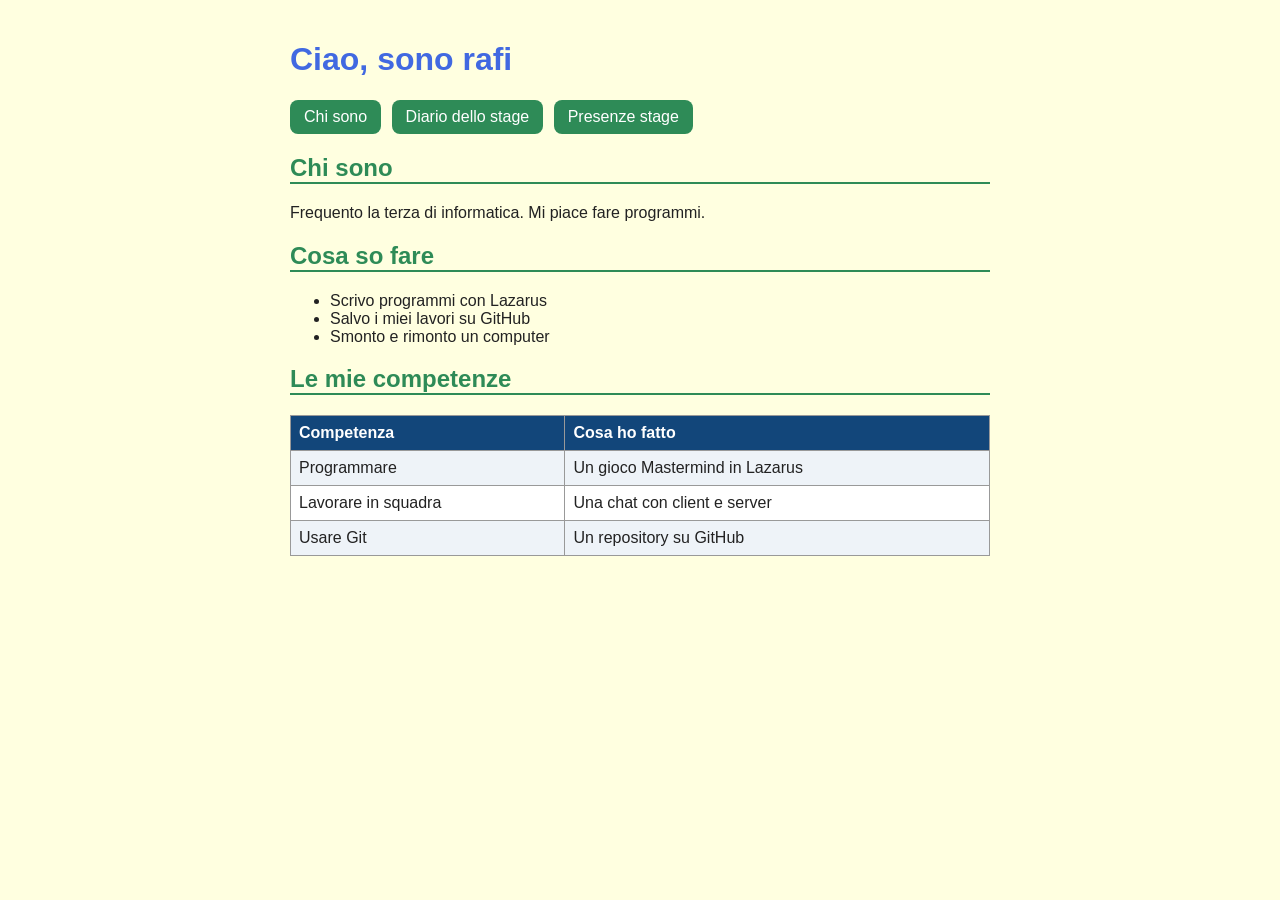
<file: index.html>
<!DOCTYPE html>
<!DOCTYPE html>
<html lang="it">
<head>
<meta charset="utf-8">
<meta name="viewport" content="width=device-width, initial-scale=1">
<title>Il sito di rafi</title>
  <link rel="stylesheet" href="style.css">
</head>
<body>
<h1>Ciao, sono rafi</h1>
<nav>
<a href="index.html">Chi sono</a>
<a href="diario.html">Diario dello stage</a>
<a href="presenze.html">Presenze stage</a>
</nav>
<h2>Chi sono</h2>
<p>Frequento la terza di informatica. Mi piace fare programmi.</p>
<h2>Cosa so fare</h2>
<ul>
<li>Scrivo programmi con Lazarus</li>
<li>Salvo i miei lavori su GitHub</li>
<li>Smonto e rimonto un computer</li>
</ul>
<h2>Le mie competenze</h2>
<table>
<tr><th>Competenza</th><th> <div> </div>Cosa ho fatto</th></tr>
<tr><td>Programmare</td><td>Un gioco Mastermind in Lazarus</td></tr>
<tr><td>Lavorare in squadra</td><td>Una chat con client e server</td
></tr>
<tr><td>Usare Git</td><td>Un repository su GitHub</td></tr>
</table>
</body>
</html>
</file>
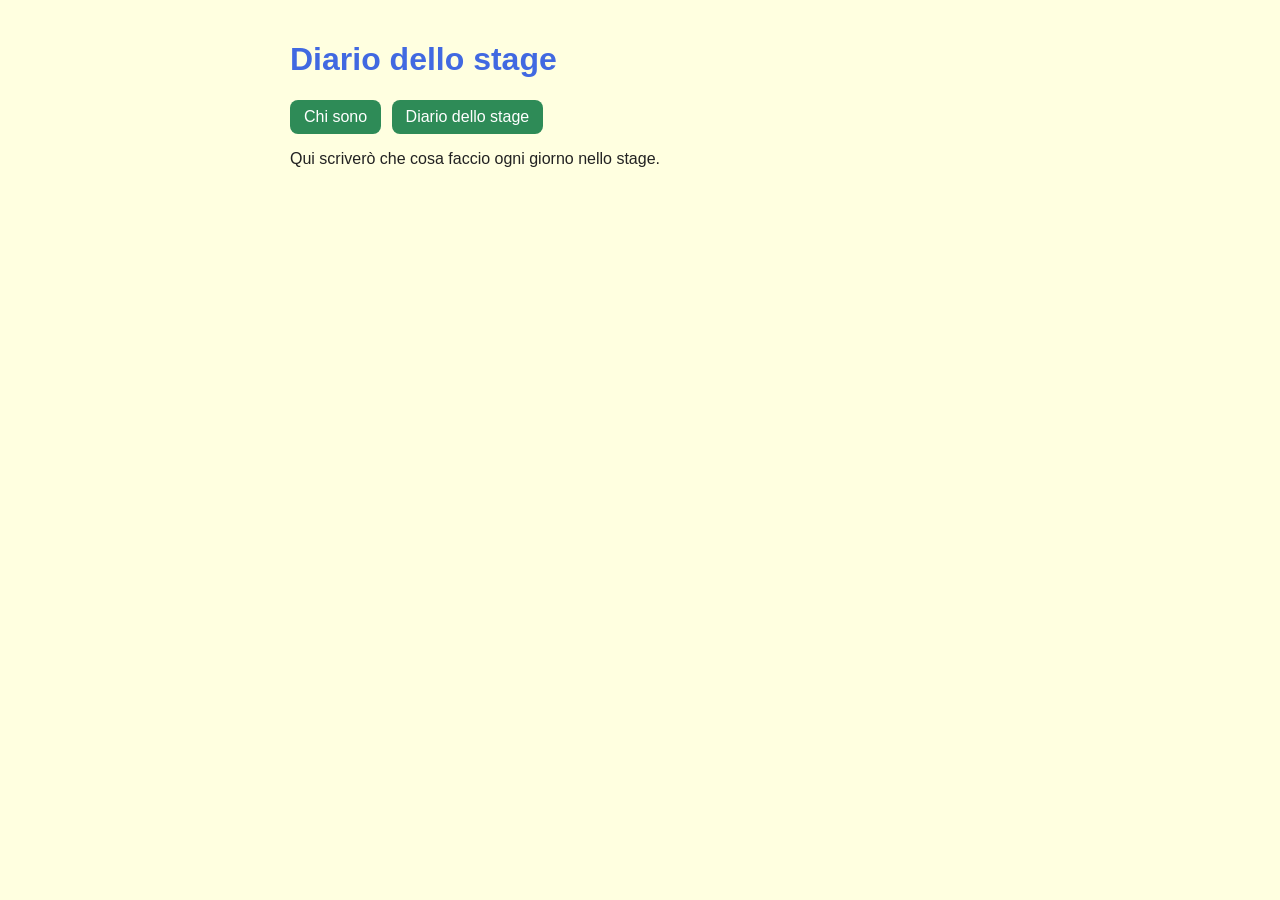
<file: diario.html>
<!DOCTYPE html>
<html lang="it">
<head>
<meta charset="utf-8">
<meta name="viewport" content="width=device-width, initial-scale=1">
<title>Diario dello stage</title>
<link rel="stylesheet" href="style.css">
</head>
<body>
<h1>Diario dello stage</h1>
<nav>
<a href="index.html">Chi sono</a>
<a href="diario dello stage.html">Diario dello stage</a>
</nav>
<p>Qui scriverò che cosa faccio ogni giorno nello stage.</p>
</body>
</html>
</file>
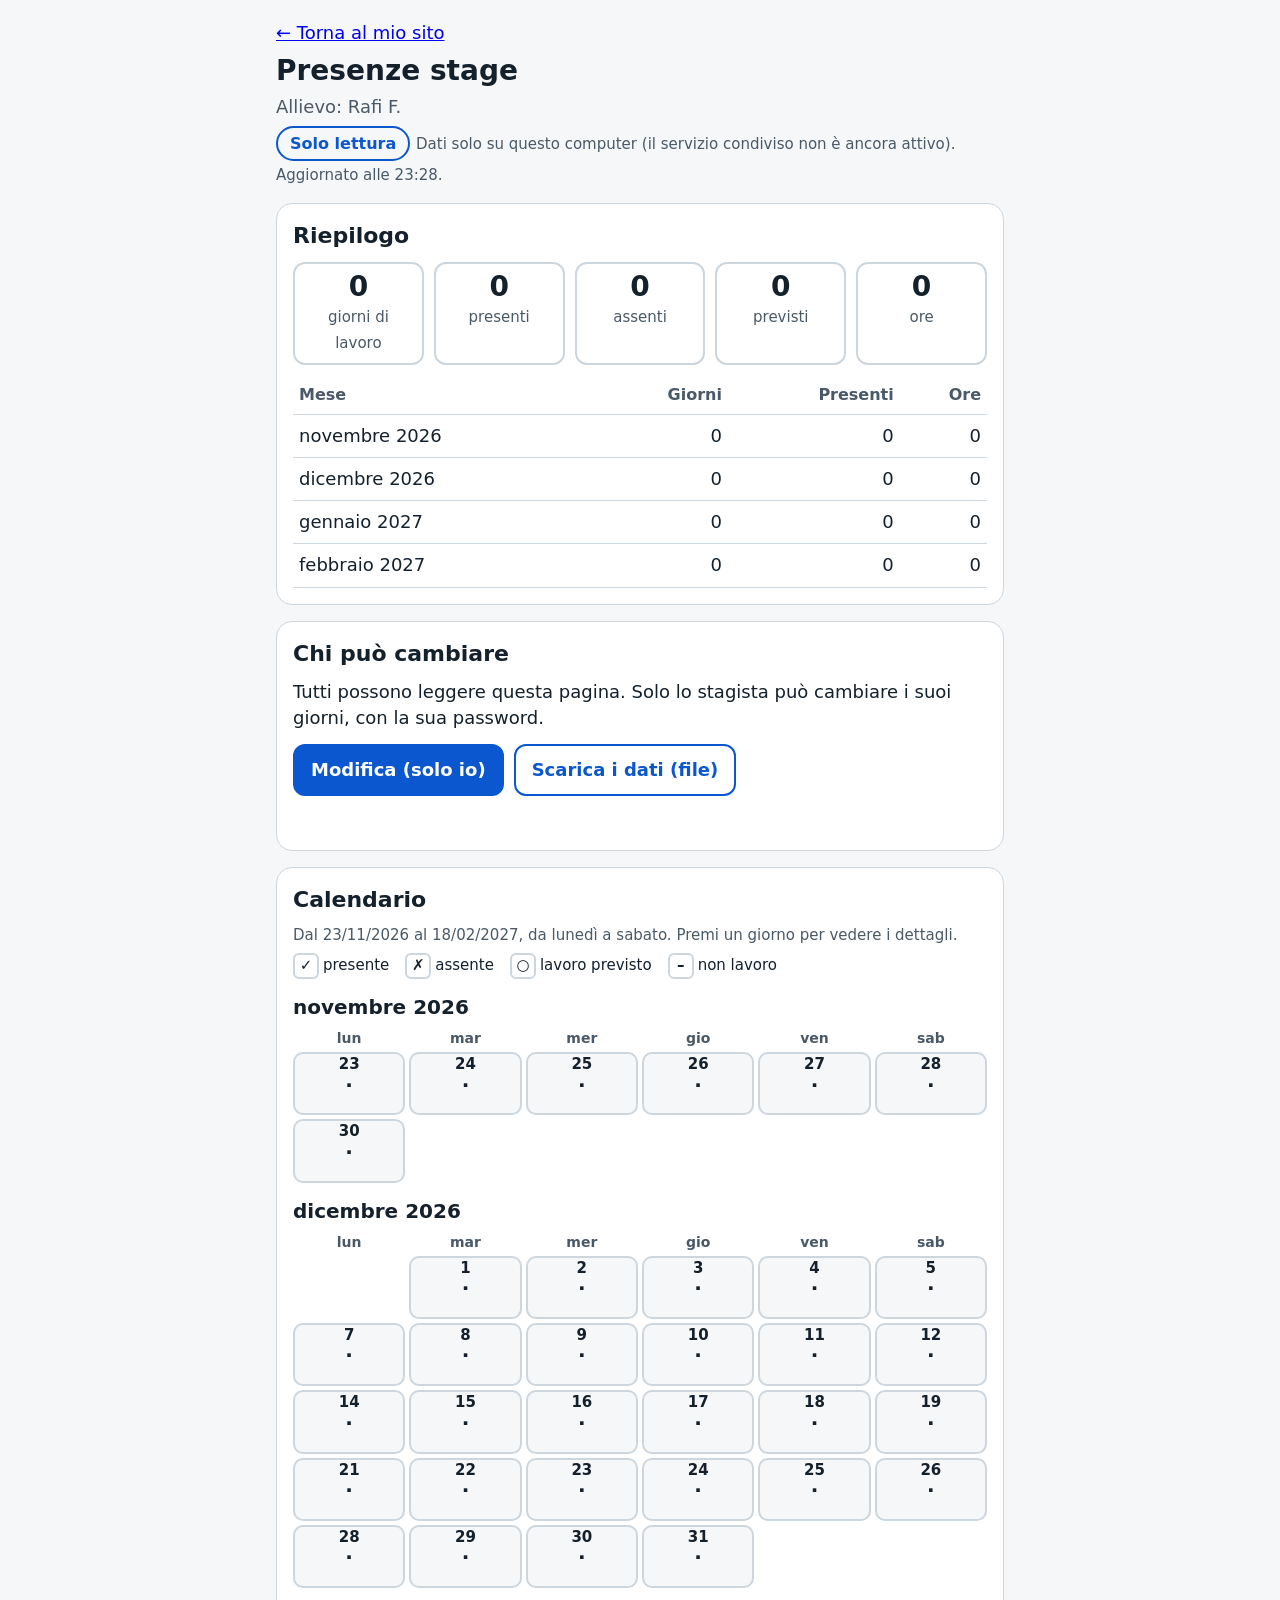
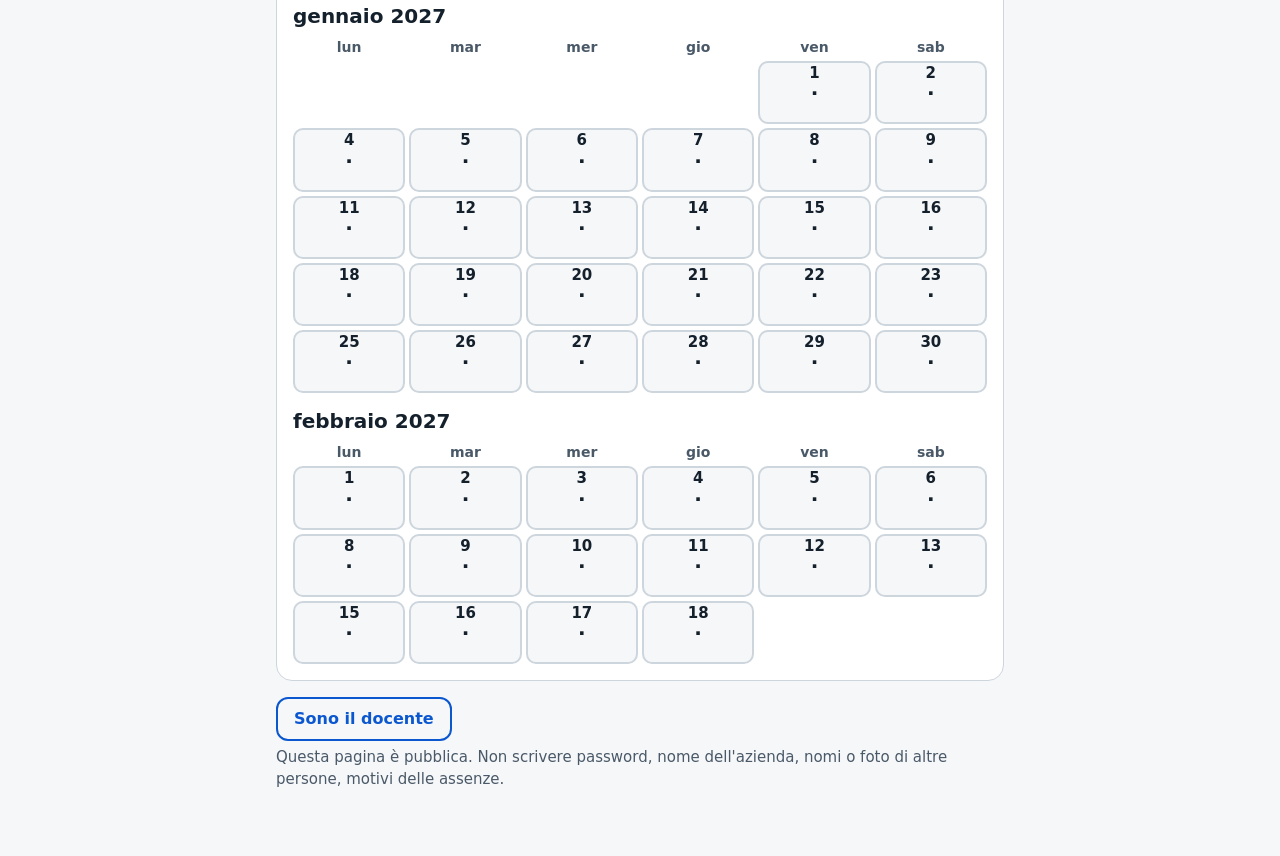
<file: presenze.html>
<!doctype html>
<html lang="it"><head><meta charset="utf-8"><meta name="viewport" content="width=device-width,initial-scale=1"><meta name="robots" content="noindex"><link rel="icon" href="data:,">
<title>Presenze stage</title>
<style>
:root{--bg:#f6f7f9;--card:#fff;--ink:#14202b;--mut:#4a5968;--line:#cdd5dd;--acc:#0b57d0;--accd:#fff;--ok:#0a7a3d;--okbg:#c8f0d2;--ko:#a32020;--kobg:#f6c9c9;--pv:#8a5a00;--pvbg:#fde9b8;--nl:#e7eaee;--warn:#fff8e1;--warnl:#e6c96a}
:root[data-theme="dark"]{--bg:#10161c;--card:#1a232c;--ink:#e8eef4;--mut:#a9b7c4;--line:#33424f;--acc:#8ab4f8;--accd:#10161c;--ok:#7fd69b;--okbg:#17402a;--ko:#ff9b9b;--kobg:#4a2222;--pv:#f2c66d;--pvbg:#4a3a12;--nl:#26313b;--warn:#3a3213;--warnl:#7a6a22}
@media (prefers-color-scheme:dark){:root:not([data-theme="light"]){--bg:#10161c;--card:#1a232c;--ink:#e8eef4;--mut:#a9b7c4;--line:#33424f;--acc:#8ab4f8;--accd:#10161c;--ok:#7fd69b;--okbg:#17402a;--ko:#ff9b9b;--kobg:#4a2222;--pv:#f2c66d;--pvbg:#4a3a12;--nl:#26313b;--warn:#3a3213;--warnl:#7a6a22}}
*{box-sizing:border-box}
html{-webkit-text-size-adjust:100%}
body{margin:0;background:var(--bg);color:var(--ink);font:18px/1.45 system-ui,-apple-system,"Segoe UI",Roboto,Arial,sans-serif;overflow-wrap:anywhere}
main{max-width:760px;margin:0 auto;padding:14px 16px 60px}
h1{font-size:28px;line-height:1.2;margin:8px 0 4px}
h2{font-size:22px;margin:0 0 10px}
p{margin:6px 0}
.sub,.small{color:var(--mut)}.small{font-size:15px}
section{background:var(--card);border:1px solid var(--line);border-radius:16px;padding:16px;margin:16px 0}
.badge{display:inline-block;padding:4px 12px;border-radius:99px;font-weight:700;font-size:16px;border:2px solid var(--line)}
.badge.view{border-color:var(--acc);color:var(--acc)}
.badge.edit{border-color:var(--ok);color:var(--ok);background:var(--okbg)}
.btn{min-height:52px;padding:10px 16px;border-radius:12px;border:2px solid var(--acc);background:var(--acc);color:var(--accd);font-weight:700;font-size:18px;line-height:1.2;font-family:inherit;cursor:pointer;touch-action:manipulation}
.btn.sec{background:transparent;color:var(--acc)}
.btn.ko{background:transparent;color:var(--ko);border-color:var(--ko)}
.btn:disabled{opacity:.5;cursor:default}
label{display:block;font-weight:700;margin:12px 0 4px}
input,select,textarea{width:100%;min-height:52px;font:inherit;padding:8px 10px;border-radius:10px;border:2px solid var(--line);background:var(--bg);color:var(--ink)}
textarea{min-height:96px}
input[type=checkbox]{width:28px;min-height:28px;height:28px;margin:0}
.msg{min-height:26px;font-weight:700}.msg.ok{color:var(--ok)}.msg.ko{color:var(--ko)}
.warn{background:var(--warn);border:1px solid var(--warnl);border-radius:10px;padding:10px 12px;margin:10px 0}
.actions{display:flex;flex-wrap:wrap;gap:10px;margin-top:12px}
[hidden]{display:none!important}
.cards{display:grid;grid-template-columns:repeat(2,1fr);gap:10px}
@media (min-width:600px){.cards{grid-template-columns:repeat(5,1fr)}}
.card{border:2px solid var(--line);border-radius:12px;padding:8px;text-align:center}
.card b{display:block;font-size:28px;line-height:1.1}.card span{font-size:15px;color:var(--mut)}
table{width:100%;border-collapse:collapse;margin-top:10px}
th,td{border-bottom:1px solid var(--line);padding:8px 6px;text-align:left}
th{font-size:16px;color:var(--mut)}td.n,th.n{text-align:right;white-space:nowrap}
.mese{margin:14px 0 6px;font-size:20px}
.grid{display:grid;grid-template-columns:repeat(6,1fr);gap:4px}
.gh{text-align:center;font-size:14px;font-weight:700;color:var(--mut)}
.d{min-height:62px;border-radius:10px;border:2px solid var(--line);background:var(--bg);color:var(--ink);font:inherit;padding:2px;display:flex;flex-direction:column;align-items:center;justify-content:center;line-height:1.15;cursor:pointer;touch-action:manipulation}
.d .dn{font-size:15px;font-weight:700}.d .sy{font-size:20px;font-weight:700}.d .ho{font-size:13px}
.d.s-N{background:var(--nl);color:var(--mut)}
.d.s-L{background:var(--pvbg);border-color:var(--pv);color:var(--pv)}
.d.s-P{background:var(--okbg);border-color:var(--ok);color:var(--ok)}
.d.s-A{background:var(--kobg);border-color:var(--ko);color:var(--ko)}
.vuoto{visibility:hidden}
.leg{display:flex;flex-wrap:wrap;gap:8px 16px;font-size:15px}
.leg span b{display:inline-block;min-width:26px;text-align:center;border-radius:6px;border:2px solid var(--line);margin-right:4px}
#sheet{position:fixed;inset:0;background:rgba(0,0,0,.5);display:flex;align-items:flex-end;justify-content:center;z-index:10}
#sheet .in{background:var(--card);width:100%;max-width:560px;max-height:92vh;overflow:auto;border-radius:18px 18px 0 0;padding:16px}
.sc{display:grid;grid-template-columns:1fr 1fr;gap:8px}
.sc .btn{background:var(--bg);color:var(--ink);border-color:var(--line)}
.sc .btn.on.N{background:var(--nl);border-color:var(--mut)}
.sc .btn.on.L{background:var(--pvbg);border-color:var(--pv);color:var(--pv)}
.sc .btn.on.P{background:var(--okbg);border-color:var(--ok);color:var(--ok)}
.sc .btn.on.A{background:var(--kobg);border-color:var(--ko);color:var(--ko)}
.days{display:grid;grid-template-columns:repeat(3,1fr);gap:8px}
.days label{display:flex;align-items:center;gap:8px;margin:0;font-weight:400;min-height:48px}
@media (max-width:520px){h1{font-size:24px}}
</style></head><body><main>
<p id="torna" hidden><a href="index.html">&larr; Torna al mio sito</a></p>
<h1>Presenze stage</h1>
<p class="sub" id="chi"></p>
<div id="viewer" hidden><label for="v-all">Allievo</label><select id="v-all"></select></div>
<div class="warn" id="prova" hidden><b>MODO PROVA.</b> Quello che scrivi resta solo su questo computer. Non va nelle presenze vere.</div>
<p><span class="badge view" id="modo">Solo lettura</span> <span class="small" id="stato">Caricamento...</span></p>

<section id="s-riep"><h2>Riepilogo</h2>
<div class="cards">
<div class="card"><b id="r-lav">0</b><span>giorni di lavoro</span></div>
<div class="card"><b id="r-pre">0</b><span>presenti</span></div>
<div class="card"><b id="r-ass">0</b><span>assenti</span></div>
<div class="card"><b id="r-prev">0</b><span>previsti</span></div>
<div class="card"><b id="r-ore">0</b><span>ore</span></div>
</div>
<table id="t-mesi"><thead><tr><th>Mese</th><th class="n">Giorni</th><th class="n">Presenti</th><th class="n">Ore</th></tr></thead><tbody></tbody></table>
</section>

<section id="s-az"><h2>Chi può cambiare</h2>
<p id="az-testo">Tutti possono leggere questa pagina. Solo lo stagista può cambiare i suoi giorni, con la sua password.</p>
<div id="f-pw" hidden>
<p id="pw-aiuto"></p>
<label for="pw1" id="l-pw1">Password</label><input id="pw1" type="password" autocomplete="current-password">
<div id="pw2box" hidden><label for="pw2">Scrivi ancora la stessa password</label><input id="pw2" type="password" autocomplete="new-password"></div>
<div class="actions"><button class="btn" id="b-pw-ok" type="button">Entra</button><button class="btn sec" id="b-pw-no" type="button">Annulla</button></div>
</div>
<div id="f-doc" hidden>
<label for="du">Utente</label><input id="du" type="text" autocomplete="username" autocapitalize="none" spellcheck="false">
<label for="dp">Password</label><input id="dp" type="password" autocomplete="current-password">
<div class="actions"><button class="btn" id="b-doc-ok" type="button">Entra</button><button class="btn sec" id="b-doc-no" type="button">Annulla</button></div>
</div>
<div class="actions" id="az-bott">
<button class="btn" id="b-mod" type="button">Modifica (solo io)</button>
<button class="btn sec" id="b-esci" type="button" hidden>Esci dalla modifica</button>
<button class="btn sec" id="b-export" type="button">Scarica i dati (file)</button>
<button class="btn sec" id="b-import" type="button" hidden>Carica il mio file</button><input type="file" id="f-import" accept=".json,application/json" hidden>
<button class="btn sec" id="b-invia" type="button" hidden>Invia le modifiche in attesa</button>
</div>
<p class="msg" id="msg" role="status" aria-live="polite"></p>
</section>

<section id="s-fissi" hidden><h2>I miei giorni di lavoro</h2>
<p class="small">Scegli i giorni della settimana in cui lavori. Premi il bottone: tutti i giorni ancora vuoti diventano <b>Lavoro previsto</b> o <b>Non lavoro</b>. I giorni già segnati non cambiano.</p>
<div class="days" id="giorni-sett"></div>
<div class="actions"><button class="btn" id="b-fissi" type="button">Segna i giorni scelti</button></div>
</section>

<section><h2>Calendario</h2>
<p class="small">Dal 23/11/2026 al 18/02/2027, da lunedì a sabato. Premi un giorno per vedere i dettagli.</p>
<div class="leg"><span><b>✓</b>presente</span><span><b>✗</b>assente</span><span><b>○</b>lavoro previsto</span><span><b>–</b>non lavoro</span></div>
<div id="cal"></div></section>
<section id="s-doc" hidden><h2>Docente</h2><p class="small">Hai fatto l'accesso come docente. Puoi cambiare i giorni di questo allievo.</p>
<div class="actions"><button class="btn ko" id="b-reset" type="button">Azzera la password di questo allievo</button></div></section>
<p class="small"><button class="btn sec" id="b-docente" type="button" style="min-height:44px;font-size:16px">Sono il docente</button></p>
<p class="small">Questa pagina è pubblica. Non scrivere password, nome dell'azienda, nomi o foto di altre persone, motivi delle assenze.</p>
</main>
<div id="sheet" hidden role="dialog" aria-modal="true" aria-labelledby="sh-tit"><div class="in">
<h2 id="sh-tit"></h2>
<div id="sh-let"></div>
<div id="sh-mod" hidden>
<div class="sc" id="sh-stati"></div>
<div id="sh-campi">
<div id="sh-oreb"><label for="sh-ore">Ore (da 0 a 12)</label><input id="sh-ore" type="number" min="0" max="12" step="0.5" inputmode="decimal" placeholder="Per esempio: 6"></div>
<label for="sh-att" id="sh-attl">Che cosa hai fatto</label><textarea id="sh-att" maxlength="200" placeholder="Poche parole"></textarea>
</div>
<p class="msg" id="sh-msg" role="status" aria-live="polite"></p>
<div class="actions"><button class="btn" id="sh-salva" type="button">Salva il giorno</button><button class="btn sec" id="sh-vuoto" type="button">Svuota il giorno</button><button class="btn sec" id="sh-chiudi2" type="button">Chiudi</button></div>
</div>
<div class="actions" id="sh-solo"><button class="btn sec" id="sh-chiudi" type="button">Chiudi</button></div>
</div></div>
<script>
"use strict";
/* ====== CONFIGURAZIONE (versione 2.2, 17/11/2026; v2.2: link «Torna al mio sito», bottone «Carica il mio file» per rimettere i giorni salvati con «Scarica i dati»; v2.1: accesso del docente con la password scelta dal docente, sale nuovo, PBKDF2 2.000.000 iterazioni; v2.0: prima versione) ====== */
var CFG = {
  allievo: "Rafi F.",            /* «Nome I.»: lo mette la pagina «copia» */
  inizio: "2026-11-23", fine: "2027-02-18",
  endpoint: "",                      /* servizio Apps Script; vuoto = dati solo su questo computer */
  configUrl: "https://nicolaregge-pulse.github.io/corso-informatica/stage/config.json",  /* qui sta l'indirizzo del servizio: si attiva senza rifare le pagine */
  docenteModifica: true,             /* UN SOLO VALORE: true = il docente puo' sbloccare la modifica di ogni allievo; false = solo lo stagista */
  allievi: ["Alessandro A.","Denis A.","David A.","Eric C.","Nicolo' C.","Mirko D.","Ariel D.","Mahmoud E.","Rafi F.","Emmanuel F.","Andrea G.","Simone G.","Zhan L.","Tomas L.","Filippo M.","Beatrice N.","Kelvin P.","Kevin R.","Gabriele R.","Dani S.","Samuele U.","Noah V."],
  /*DOC-INIZIO*/
  doc: {iter: 2000000, salt: "30419b9ed8a272e2755a133168255df7", verifier: "aa7f3bc6ee890cc2c3f1fb0e5d5bc6c0f261cc8dd26fa501a1899412390e0832"},
  /*DOC-FINE*/
  chiave: "presenze-stage-v2"
};
var PROVA = /[?&]prova=1/.test(location.search);
if (PROVA) { CFG.endpoint = ""; CFG.chiave += "-prova"; }
var QS = (location.search.match(/[?&]allievo=([^&]*)/) || [])[1];
var VIEWER = CFG.allievo.charAt(0) === "@";
var ALL = VIEWER ? (QS ? decodeURIComponent(QS.replace(/\+/g, " ")) : "") : CFG.allievo;
var NOMI = {N: "Non lavoro", L: "Lavoro previsto", P: "Presente", A: "Assente"};
var SIMB = {N: "–", L: "○", P: "✓", A: "✗"};
var GN = ["domenica","lunedì","martedì","mercoledì","giovedì","venerdì","sabato"];
var MN = ["gennaio","febbraio","marzo","aprile","maggio","giugno","luglio","agosto","settembre","ottobre","novembre","dicembre"];
var dati = {};            /* iso -> {s,o,t} dell'allievo mostrato */
var info = {salt: "", haPassword: false};
var pend = {};            /* modifiche non ancora nel servizio */
var K = null, comeDocente = false, aperto = null, ultimiDati = [];
var $ = function (id) { return document.getElementById(id); };
function el(t, c, x) { var e = document.createElement(t); if (c) e.className = c; if (x != null) e.textContent = x; return e; }
function utc(iso) { var p = iso.split("-"); return new Date(Date.UTC(+p[0], +p[1] - 1, +p[2])); }
function isoDi(d) { return d.toISOString().slice(0, 10); }
function fmt(iso) { var p = iso.split("-"); return p[2] + "/" + p[1] + "/" + p[0]; }
function nOre(n) { return String(Math.round(n * 10) / 10).replace(".", ","); }
function periodo() { var a = [], d = utc(CFG.inizio), f = utc(CFG.fine); while (d <= f) { if (d.getUTCDay() !== 0) a.push(isoDi(d)); d = new Date(d.getTime() + 86400000); } return a; }
var PER = periodo();
function msg(t, k) { var m = $("msg"); m.className = "msg " + (k || ""); m.textContent = t; }

/* ====== dati: locali o dal servizio ====== */
function kLoc(p) { return CFG.chiave + ":" + (p || "d") + ":" + ALL; }
function leggiLoc(p) { try { var t = localStorage.getItem(kLoc(p)); return t ? JSON.parse(t) : null; } catch (e) { return null; } }
function scriviLoc(p, v) { try { localStorage.setItem(kLoc(p), JSON.stringify(v)); } catch (e) {} }
function vista() { var o = {}, k; for (k in dati) o[k] = dati[k]; for (k in pend) { if (pend[k].s) o[k] = pend[k]; else delete o[k]; } return o; }
function stato(t) { $("stato").textContent = t; }
function ora() { var d = new Date(); return ("0" + d.getHours()).slice(-2) + ":" + ("0" + d.getMinutes()).slice(-2); }
function carica() {
  if (!ALL) { dati = {}; disegna(); stato("Scegli un allievo."); return Promise.resolve(); }
  pend = (CFG.endpoint && leggiLoc("pend")) || {};
  if (!CFG.endpoint) {
    var l = leggiLoc("d") || {};
    dati = l.giorni || {}; info = {salt: l.salt || "", haPassword: !!l.verifier};
    stato((PROVA ? "Modo prova: dati solo su questo computer. " : "Dati solo su questo computer (il servizio condiviso non è ancora attivo). ") + "Aggiornato alle " + ora() + ".");
    disegna(); return Promise.resolve();
  }
  return fetch(CFG.endpoint + "?t=" + Date.now()).then(function (r) { return r.json(); }).then(function (j) {
    dati = {}; (j.giorni || []).forEach(function (g) { if (g.a === ALL) dati[g.d] = {s: g.s, o: Number(g.o) || 0, t: g.t || ""}; });
    var a = (j.allievi || []).filter(function (x) { return x.nome === ALL; })[0];
    info = a ? {salt: a.salt || "", haPassword: !!a.haPassword} : {salt: "", haPassword: false};
    if (typeof j.docenteModifica === "boolean") CFG.docenteModifica = j.docenteModifica;
    stato("Dati dal servizio condiviso. Aggiornati alle " + ora() + ".");
    disegna();
  }).catch(function () { dati = {}; stato("Il servizio condiviso non risponde. Riprova più tardi."); disegna(); });
}

/* ====== calendario e riepilogo ====== */
function disegna() {
  $("chi").textContent = ALL ? "Allievo: " + ALL : "Scegli un allievo per vedere le sue presenze.";
  var v = vista(), c = {L: 0, P: 0, A: 0, ore: 0}, mesi = {};
  PER.forEach(function (d) {
    var x = v[d]; if (!x) return; var m = d.slice(0, 7);
    mesi[m] = mesi[m] || {g: 0, p: 0, o: 0};
    if (x.s === "L") { c.L++; mesi[m].g++; }
    if (x.s === "P") { c.P++; mesi[m].g++; mesi[m].p++; mesi[m].o += x.o || 0; c.ore += x.o || 0; }
    if (x.s === "A") { c.A++; mesi[m].g++; }
  });
  $("r-lav").textContent = c.L + c.P + c.A; $("r-pre").textContent = c.P; $("r-ass").textContent = c.A; $("r-prev").textContent = c.L; $("r-ore").textContent = nOre(c.ore);
  var tb = document.querySelector("#t-mesi tbody"); tb.textContent = "";
  var chiavi = []; PER.forEach(function (d) { var m = d.slice(0, 7); if (chiavi.indexOf(m) < 0) chiavi.push(m); });
  chiavi.forEach(function (m) {
    var q = mesi[m] || {g: 0, p: 0, o: 0}, tr = el("tr");
    tr.appendChild(el("td", null, MN[+m.slice(5) - 1] + " " + m.slice(0, 4))); tr.appendChild(el("td", "n", q.g)); tr.appendChild(el("td", "n", q.p)); tr.appendChild(el("td", "n", nOre(q.o))); tb.appendChild(tr);
  });
  var cal = $("cal"); cal.textContent = "";
  chiavi.forEach(function (m) {
    cal.appendChild(el("h3", "mese", MN[+m.slice(5) - 1] + " " + m.slice(0, 4)));
    var g = el("div", "grid"); ["lun", "mar", "mer", "gio", "ven", "sab"].forEach(function (n) { g.appendChild(el("div", "gh", n)); });
    var giorni = PER.filter(function (d) { return d.slice(0, 7) === m; });
    var off = (utc(giorni[0]).getUTCDay() + 6) % 7; for (var i = 0; i < off; i++) g.appendChild(el("div", "vuoto"));
    giorni.forEach(function (d) {
      var x = v[d], b = el("button", "d" + (x ? " s-" + x.s : "")); b.type = "button";
      b.appendChild(el("span", "dn", String(+d.slice(8)))); b.appendChild(el("span", "sy", x ? SIMB[x.s] : "·"));
      b.appendChild(el("span", "ho", x && x.s === "P" ? nOre(x.o || 0) + " h" : " "));
      b.setAttribute("aria-label", GN[utc(d).getUTCDay()] + " " + fmt(d) + ": " + (x ? NOMI[x.s] + (x.s === "P" ? ", " + nOre(x.o || 0) + " ore" : "") : "non segnato"));
      b.addEventListener("click", function () { apriGiorno(d); }); g.appendChild(b);
    });
    cal.appendChild(g);
  });
  $("b-invia").hidden = !(K && CFG.endpoint && Object.keys(pend).length);
  $("b-import").hidden = !K || comeDocente;
}

/* ====== il giorno ====== */
var scelta = "";
function apriGiorno(d) {
  aperto = d; var x = vista()[d];
  $("sh-tit").textContent = GN[utc(d).getUTCDay()] + " " + fmt(d); $("sh-msg").textContent = "";
  var let_ = $("sh-let"); let_.textContent = "";
  if (!K) {
    let_.appendChild(el("p", null, x ? NOMI[x.s] : "Non ancora segnato."));
    if (x && x.s === "P") let_.appendChild(el("p", null, "Ore: " + nOre(x.o || 0)));
    if (x && x.t) let_.appendChild(el("p", null, x.t));
    $("sh-mod").hidden = true; $("sh-solo").hidden = false;
  } else {
    scelta = x ? x.s : ""; $("sh-ore").value = x && x.s === "P" ? x.o : ""; $("sh-att").value = x ? (x.t || "") : "";
    var S = $("sh-stati"); S.textContent = "";
    ["P", "A", "L", "N"].forEach(function (s) {
      var b = el("button", "btn " + s, SIMB[s] + " " + NOMI[s]); b.type = "button"; b.dataset.s = s;
      b.addEventListener("click", function () { scelta = s; campi(); }); S.appendChild(b);
    });
    campi(); $("sh-mod").hidden = false; $("sh-solo").hidden = true;
  }
  $("sheet").hidden = false;
  var f = $("sh-mod").hidden ? $("sh-chiudi") : S0(); if (f) f.focus();
}
function S0() { return $("sh-stati").firstChild; }
function campi() {
  Array.prototype.forEach.call($("sh-stati").children, function (b) { b.className = "btn " + b.dataset.s + (b.dataset.s === scelta ? " on" : ""); b.setAttribute("aria-pressed", b.dataset.s === scelta ? "true" : "false"); });
  $("sh-campi").hidden = !(scelta === "P" || scelta === "L"); $("sh-oreb").hidden = scelta !== "P";
  $("sh-attl").textContent = scelta === "L" ? "Che cosa farai (facoltativo)" : "Che cosa hai fatto";
}
function chiudi() { $("sheet").hidden = true; aperto = null; }
function salvaGiorno() {
  var m = $("sh-msg"); m.className = "msg ko";
  if (!scelta) { m.textContent = "Scegli una delle quattro cose."; return; }
  var o = 0, t = $("sh-att").value.trim().slice(0, 200);
  if (scelta === "P") {
    o = parseFloat(String($("sh-ore").value).replace(",", "."));
    if (isNaN(o) || o < 0 || o > 12) { m.textContent = "Le ore sono un numero da 0 a 12."; return; }
    if (!t) { m.textContent = "Scrivi in poche parole che cosa hai fatto."; return; }
  }
  if (scelta === "A" || scelta === "N") t = "";
  invia([{d: aperto, s: scelta, o: o, t: t}]).then(function (ok) { if (ok) chiudi(); });
}
function svuotaGiorno() { invia([{d: aperto, s: "", o: 0, t: ""}]).then(function (ok) { if (ok) chiudi(); }); }

/* ====== salvataggio ====== */
function applica(lista) {
  lista.forEach(function (g) { if (g.s) dati[g.d] = {s: g.s, o: g.o, t: g.t}; else delete dati[g.d]; });
}
function invia(lista) {
  if (!K) { msg("Per cambiare serve l'accesso.", "ko"); return Promise.resolve(false); }
  if (!CFG.endpoint) {
    if (comeDocente && !CFG.docenteModifica) { msg("La modifica del docente è spenta.", "ko"); return Promise.resolve(false); }
    applica(lista); var l = leggiLoc("d") || {}; l.giorni = dati; scriviLoc("d", l); disegna();
    msg("Salvato su questo computer. Premi «Scarica i dati» per avere il file.", "ok"); return Promise.resolve(true);
  }
  return post({op: "salva", allievo: ALL, k: K, giorni: lista}).then(function (j) {
    if (j && j.ok) { applica(lista); lista.forEach(function (g) { delete pend[g.d]; }); scriviLoc("pend", pend); disegna(); msg("Salvato nel servizio condiviso.", "ok"); return true; }
    if (j && /accesso/.test(j.errore || "")) { msg("La password non è più valida. Esci e rientra.", "ko"); return false; }
    msg("Il servizio non ha accettato (" + ((j && j.errore) || "errore") + ").", "ko"); return false;
  }).catch(function () {
    lista.forEach(function (g) { pend[g.d] = {s: g.s, o: g.o, t: g.t}; }); scriviLoc("pend", pend); disegna();
    msg("Non riesco a inviare. La modifica resta su questo computer: premi «Invia le modifiche in attesa».", "ko"); return true;
  });
}
function inviaAttesa() {
  var lista = Object.keys(pend).map(function (d) { return {d: d, s: pend[d].s, o: pend[d].o || 0, t: pend[d].t || ""}; });
  if (!lista.length) return; invia(lista).then(function () { carica(); });
}
function post(c) { return fetch(CFG.endpoint, {method: "POST", headers: {"Content-Type": "text/plain;charset=utf-8"}, body: JSON.stringify(c)}).then(function (r) { return r.json(); }); }

/* ====== password: PBKDF2 con sale; si salva e si confronta solo l'impronta ====== */
function hex2buf(h) { var a = new Uint8Array(h.length / 2); for (var i = 0; i < a.length; i++) a[i] = parseInt(h.substr(i * 2, 2), 16); return a; }
function buf2hex(b) { return Array.prototype.map.call(new Uint8Array(b), function (x) { return ("0" + x.toString(16)).slice(-2); }).join(""); }
function derivaChiave(saltHex, extra, password, iter) {
  var enc = new TextEncoder(), sale = hex2buf(saltHex), u = enc.encode(extra.trim().toLowerCase());
  var s = new Uint8Array(sale.length + u.length); s.set(sale, 0); s.set(u, sale.length);
  return crypto.subtle.importKey("raw", enc.encode(password), "PBKDF2", false, ["deriveBits"]).then(function (k) {
    return crypto.subtle.deriveBits({name: "PBKDF2", hash: "SHA-256", salt: s, iterations: iter}, k, 256);
  }).then(function (bits) { var kk = buf2hex(bits); return crypto.subtle.digest("SHA-256", enc.encode(kk)).then(function (h) { return {K: kk, V: buf2hex(h)}; }); });
}
function saleNuovo() { var a = new Uint8Array(16); crypto.getRandomValues(a); return buf2hex(a); }
var ITER = 200000;
function haCrypto() { return !!(window.crypto && crypto.subtle); }

function mostraPw(si) {
  $("f-pw").hidden = !si; $("f-doc").hidden = true; $("pw1").value = ""; $("pw2").value = "";
  if (!si) return;
  var nuova = !info.haPassword;
  $("pw2box").hidden = !nuova;
  $("pw-aiuto").textContent = nuova ? "Prima volta: scegli la tua password. Almeno 8 caratteri. Scrivila su un posto sicuro: non si può leggere più. Non darla a nessuno." : "Scrivi la tua password.";
  $("l-pw1").textContent = nuova ? "Scegli la password" : "Password"; $("b-pw-ok").textContent = nuova ? "Salva la password ed entra" : "Entra";
  $("pw1").autocomplete = nuova ? "new-password" : "current-password"; $("pw1").focus();
}
function entraStagista() {
  if (!haCrypto()) { msg("Questo browser non può controllare la password. Apri la pagina con https.", "ko"); return; }
  var p = $("pw1").value, nuova = !info.haPassword;
  if (nuova) { if (p.length < 8) { msg("La password ha almeno 8 caratteri.", "ko"); return; } if (p !== $("pw2").value) { msg("Le due password sono diverse.", "ko"); return; } }
  else if (!p) { msg("Scrivi la password.", "ko"); return; }
  $("b-pw-ok").disabled = true; msg("Controllo...", "");
  var fine = function () { $("b-pw-ok").disabled = false; };
  var salt = nuova ? saleNuovo() : info.salt;
  derivaChiave(salt, ALL, p, ITER).then(function (r) {
    if (nuova) {
      if (!CFG.endpoint) { var l = leggiLoc("d") || {}; l.salt = salt; l.verifier = r.V; scriviLoc("d", l); info = {salt: salt, haPassword: true}; fine(); attiva(r.K, false); return; }
      return post({op: "imposta", allievo: ALL, salt: salt, verifier: r.V}).then(function (j) {
        fine(); if (j && j.ok) { info = {salt: salt, haPassword: true}; attiva(r.K, false); } else msg("Non riesco a salvare la password (" + ((j && j.errore) || "errore") + "). Se qualcuno l'ha già scelta, chiedi al docente di azzerarla.", "ko");
      });
    }
    if (!CFG.endpoint) { var l2 = leggiLoc("d") || {}; fine(); if (r.V === l2.verifier) attiva(r.K, false); else sbagliata(); return; }
    return post({op: "verifica", allievo: ALL, k: r.K}).then(function (j) { fine(); if (j && j.ok) attiva(r.K, false); else sbagliata(); });
  }).catch(function () { fine(); msg("Non riesco a controllare. Riprova.", "ko"); });
}
function sbagliata() { setTimeout(function () { msg("Password sbagliata. Riprova.", "ko"); $("pw1").value = ""; }, 600); }
function entraDocente() {
  if (!haCrypto()) { msg("Questo browser non può controllare la password. Apri la pagina con https.", "ko"); return; }
  if (!CFG.docenteModifica) { msg("La modifica del docente è spenta.", "ko"); return; }
  if (!CFG.doc.iter) { msg("L'accesso del docente non è ancora attivo.", "ko"); return; }
  var u = $("du").value, p = $("dp").value; if (!u || !p) { msg("Scrivi utente e password.", "ko"); return; }
  $("b-doc-ok").disabled = true; msg("Controllo...", "");
  derivaChiave(CFG.doc.salt, u, p, CFG.doc.iter).then(function (r) {
    $("b-doc-ok").disabled = false;
    if (!CFG.endpoint) { if (r.V === CFG.doc.verifier) attiva(r.K, true); else sbagliataDoc(); return; }
    return post({op: "verifica", allievo: ALL, k: r.K}).then(function (j) { if (j && j.ok) attiva(r.K, true); else sbagliataDoc(); });
  }).catch(function () { $("b-doc-ok").disabled = false; msg("Non riesco a controllare. Riprova.", "ko"); });
}
function sbagliataDoc() { setTimeout(function () { msg("Utente o password sbagliati.", "ko"); $("dp").value = ""; }, 600); }
function attiva(k, doc) {
  K = k; comeDocente = doc; $("pw1").value = ""; $("pw2").value = ""; $("dp").value = "";
  $("f-pw").hidden = true; $("f-doc").hidden = true;
  var b = $("modo"); b.textContent = doc ? "Modifica attiva (docente)" : "Modifica attiva"; b.className = "badge edit";
  $("b-mod").hidden = true; $("b-docente").hidden = true; $("b-esci").hidden = false; $("s-fissi").hidden = false; $("s-doc").hidden = !doc;
  $("az-testo").textContent = "Puoi cambiare i giorni. Premi un giorno del calendario.";
  msg("Accesso giusto.", "ok"); disegna();
}
function esci() {
  K = null; comeDocente = false; chiudi();
  var b = $("modo"); b.textContent = "Solo lettura"; b.className = "badge view";
  $("torna").hidden = VIEWER;
  $("b-mod").hidden = VIEWER; $("b-docente").hidden = false; $("b-esci").hidden = true; $("s-fissi").hidden = true; $("s-doc").hidden = true; $("f-pw").hidden = true; $("f-doc").hidden = true;
  $("az-testo").textContent = VIEWER ? "Tutti possono leggere questa pagina. Solo lo stagista può cambiare i suoi giorni, dalla pagina del suo sito, con la sua password." : "Tutti possono leggere questa pagina. Solo lo stagista può cambiare i suoi giorni, con la sua password.";
  msg("", ""); disegna();
}

/* ====== giorni fissi, azzeramento, file ====== */
function segnaFissi() {
  var sc = {}; Array.prototype.forEach.call(document.querySelectorAll("#giorni-sett input"), function (i) { if (i.checked) sc[i.value] = 1; });
  if (!Object.keys(sc).length) { msg("Scegli almeno un giorno della settimana.", "ko"); return; }
  var v = vista(), lista = [];
  PER.forEach(function (d) { if (!v[d]) lista.push({d: d, s: sc[utc(d).getUTCDay()] ? "L" : "N", o: 0, t: ""}); });
  if (!lista.length) { msg("Tutti i giorni sono già segnati.", "ko"); return; }
  var pezzi = [], i; for (i = 0; i < lista.length; i += 100) pezzi.push(lista.slice(i, i + 100));
  (function giro(n, tot) { if (n >= pezzi.length) { msg("Segnati " + tot + " giorni.", "ok"); return; } invia(pezzi[n]).then(function (ok) { if (ok) giro(n + 1, tot + pezzi[n].length); }); })(0, 0);
}
function azzera() {
  if (!confirm("Azzero la password di " + ALL + "? Dovrà sceglierne una nuova.")) return;
  if (!CFG.endpoint) { var l = leggiLoc("d") || {}; delete l.salt; delete l.verifier; scriviLoc("d", l); info = {salt: "", haPassword: false}; msg("Password azzerata.", "ok"); return; }
  post({op: "reset", allievo: ALL, k: K}).then(function (j) { if (j && j.ok) { info = {salt: "", haPassword: false}; msg("Password azzerata.", "ok"); } else msg("Non azzerata (" + ((j && j.errore) || "errore") + ").", "ko"); });
}
function importa(file) {
  if (!K) { msg("Per caricare un file premi prima «Modifica (solo io)».", "ko"); return; }
  var r = new FileReader();
  r.onload = function () {
    var j; try { j = JSON.parse(r.result); } catch (e) { msg("Il file non è valido.", "ko"); return; }
    if (!j || !(j.giorni instanceof Array)) { msg("Il file non è valido.", "ko"); return; }
    if (j.allievo !== ALL) { msg("Questo file è di un altro allievo.", "ko"); return; }
    var lista = [];
    j.giorni.forEach(function (g) {
      if (g && PER.indexOf(g.data) >= 0 && NOMI[g.stato]) lista.push({d: g.data, s: g.stato, o: g.stato === "P" ? Math.min(12, Math.max(0, Number(g.ore) || 0)) : 0, t: (g.stato === "P" || g.stato === "L") ? String(g.attivita || "").slice(0, 200) : ""});
    });
    if (!lista.length) { msg("Nel file non ci sono giorni validi.", "ko"); return; }
    var pezzi = [], i; for (i = 0; i < lista.length; i += 100) pezzi.push(lista.slice(i, i + 100));
    (function giro(n, tot) { if (n >= pezzi.length) { msg("Caricati " + tot + " giorni dal file.", "ok"); return; } invia(pezzi[n]).then(function (ok) { if (ok) giro(n + 1, tot + pezzi[n].length); }); })(0, 0);
  };
  r.readAsText(file);
}
function esporta() {
  var v = vista(), g = PER.filter(function (d) { return v[d]; }).map(function (d) { return {data: d, stato: v[d].s, ore: v[d].o || 0, attivita: v[d].t || ""}; });
  var blob = new Blob([JSON.stringify({versione: "2.0", allievo: ALL, giorni: g}, null, 1)], {type: "application/json"});
  var a = document.createElement("a"); a.href = URL.createObjectURL(blob); a.download = "presenze-stage.json"; document.body.appendChild(a); a.click(); document.body.removeChild(a);
}

document.addEventListener("DOMContentLoaded", function () {
  var gs = $("giorni-sett"); [1, 2, 3, 4, 5, 6].forEach(function (n) { var l = el("label"), i = el("input"); i.type = "checkbox"; i.value = n; l.appendChild(i); l.appendChild(document.createTextNode(GN[n])); gs.appendChild(l); });
  if (VIEWER) {
    $("viewer").hidden = false; var s = $("v-all"), o0 = el("option", null, "Scegli..."); o0.value = ""; s.appendChild(o0);
    CFG.allievi.forEach(function (n) { var o = el("option", null, n); o.value = n; if (n === ALL) o.selected = true; s.appendChild(o); });
    s.addEventListener("change", function () { ALL = s.value; esci(); carica(); });
  }
  $("b-mod").hidden = VIEWER; if (VIEWER) $("az-testo").textContent = "Tutti possono leggere questa pagina. Solo lo stagista può cambiare i suoi giorni, dalla pagina del suo sito, con la sua password.";
  if (PROVA) $("prova").hidden = false;
  $("b-mod").addEventListener("click", function () { if (!ALL) return; mostraPw(true); });
  $("b-pw-ok").addEventListener("click", entraStagista); $("pw1").addEventListener("keydown", function (e) { if (e.key === "Enter" && $("pw2box").hidden) entraStagista(); });
  $("b-pw-no").addEventListener("click", function () { mostraPw(false); msg("", ""); });
  $("b-docente").addEventListener("click", function () { $("f-doc").hidden = false; $("f-pw").hidden = true; $("du").focus(); });
  $("b-doc-ok").addEventListener("click", entraDocente); $("dp").addEventListener("keydown", function (e) { if (e.key === "Enter") entraDocente(); });
  $("b-doc-no").addEventListener("click", function () { $("f-doc").hidden = true; msg("", ""); });
  $("b-esci").addEventListener("click", esci); $("b-export").addEventListener("click", esporta); $("b-import").addEventListener("click", function () { $("f-import").value = ""; $("f-import").click(); }); $("f-import").addEventListener("change", function () { if (this.files[0]) importa(this.files[0]); }); $("b-invia").addEventListener("click", inviaAttesa);
  $("b-fissi").addEventListener("click", segnaFissi); $("b-reset").addEventListener("click", azzera);
  $("sh-salva").addEventListener("click", salvaGiorno); $("sh-vuoto").addEventListener("click", svuotaGiorno);
  $("sh-chiudi").addEventListener("click", chiudi); $("sh-chiudi2").addEventListener("click", chiudi);
  $("sheet").addEventListener("click", function (e) { if (e.target === $("sheet")) chiudi(); });
  document.addEventListener("keydown", function (e) { if (e.key === "Escape" && !$("sheet").hidden) chiudi(); });
  esci();
  carica();
  if (!(PROVA || CFG.endpoint || !CFG.configUrl)) fetch(CFG.configUrl + "?t=" + Date.now(), {cache: "no-store"}).then(function (r) { return r.json(); }).then(function (j) {
    if (j && typeof j.endpoint === "string" && /^https:\/\//.test(j.endpoint) && !K) { CFG.endpoint = j.endpoint; carica(); }
  }).catch(function () {});
});
</script></body></html>
</file>
<file: style.css>
/* STILE GENERALE DEL SITO */
body {
    background: lightyellow;
    color: #222222;
    font-family: Arial, sans-serif;
}

/* DIMENSIONI DELLA PAGINA */
body {
    max-width: 700px;
    margin: 0 auto;
    padding: 20px;
}

/* TITOLI */
h1 {
    color: royalblue;
}

h2 {
    color: seagreen;
    border-bottom: 2px solid seagreen;
}

/* MENU A BOTTONI */
nav a {
    display: inline-block;
    background: seagreen;
    color: white;
    padding: 8px 14px;
    margin-right: 6px;
    border-radius: 8px;
    text-decoration: none;
}

/* EFFETTO AL PASSAGGIO DEL MOUSE */
nav a:hover {
    background: orange;
}

/* TABELLA */
table {
    border-collapse: collapse;
    width: 100%;
    background: white;
}

/* CELLE DELLA TABELLA */
th, td {
    border: 1px solid #999999;
    padding: 8px;
    text-align: left;
}

/* INTESTAZIONE DELLA TABELLA */
th {
    background: #12467a;
    color: white;
}

/* RIGHE ALTERNATE */
tr:nth-child(even) {
    background: #eef3f8;
}

/* IMMAGINI */
img {
    max-width: 100%;
    border-radius: 12px;
}

/* ADATTAMENTO PER TELEFONI */
@media (max-width: 600px) {
    body {
        padding: 10px;
    }

    th, td {
        padding: 4px;
        font-size: 14px;
    }
}
</file>
